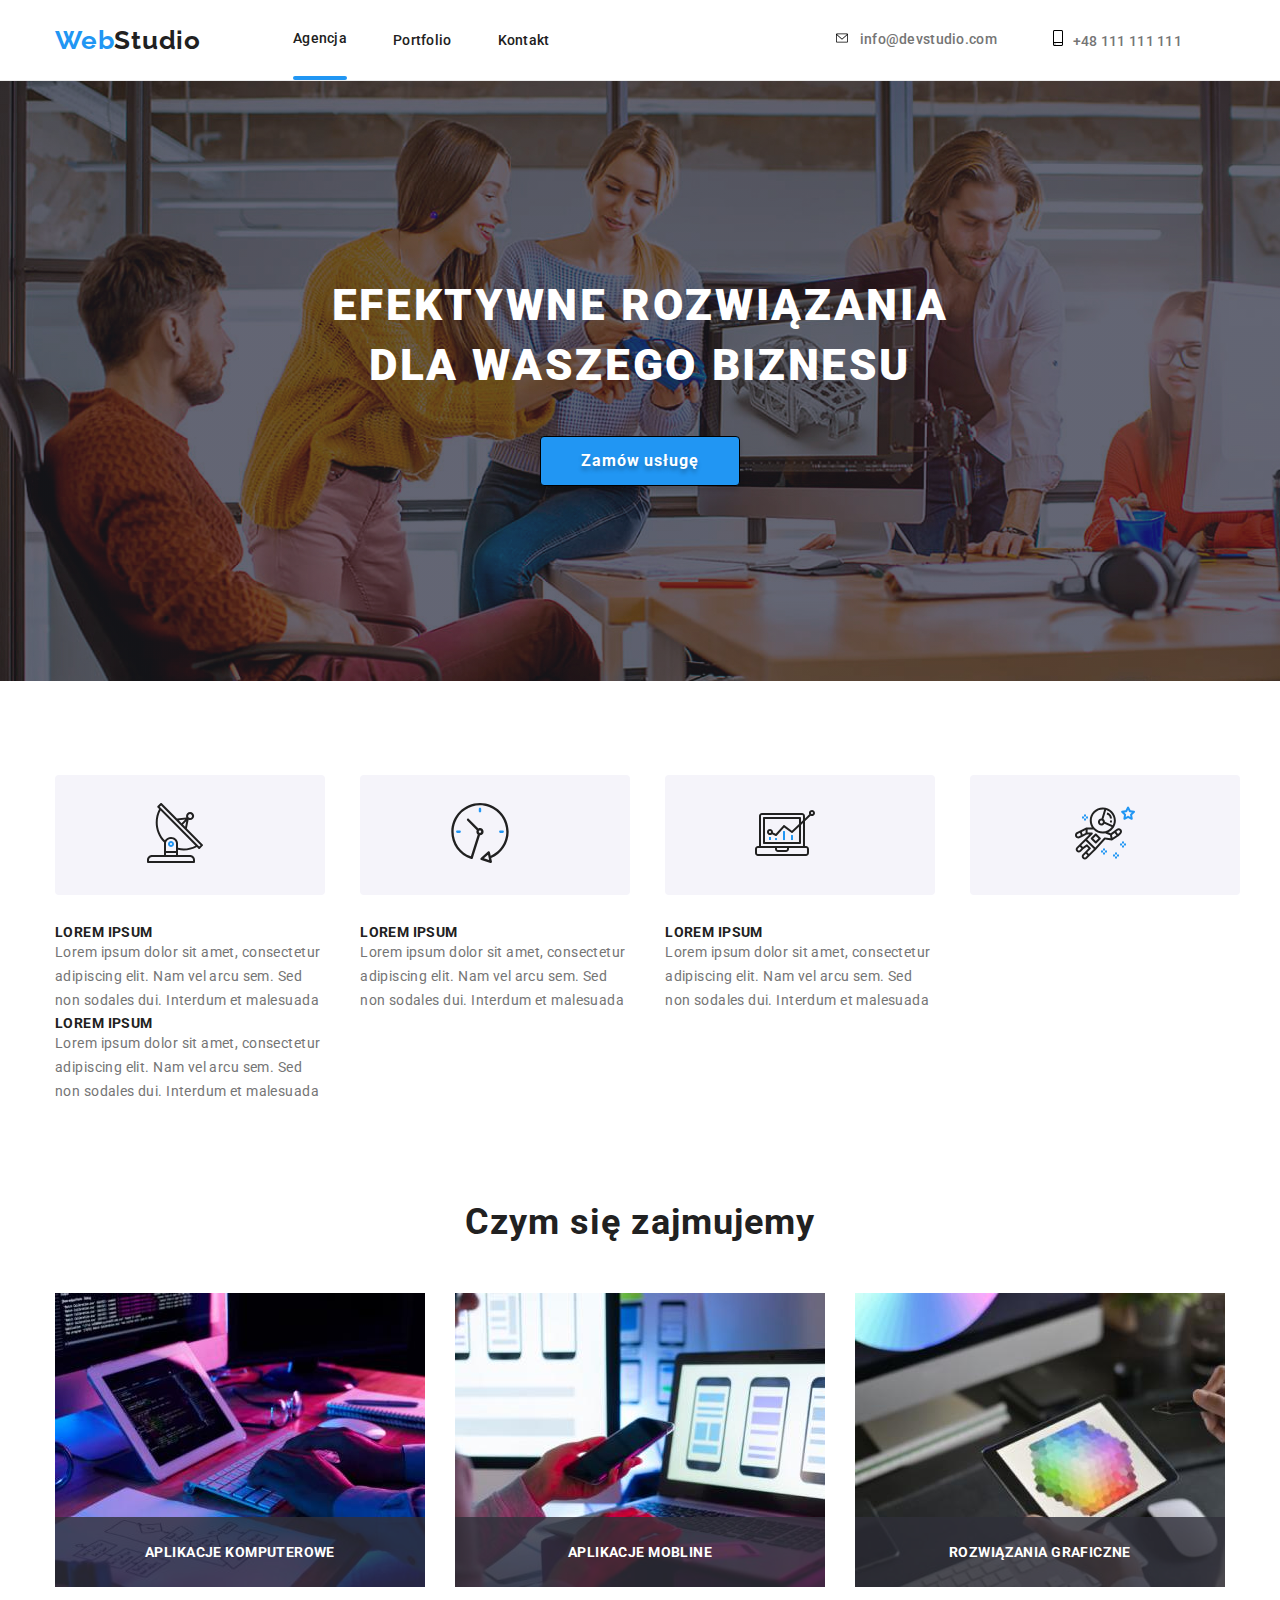
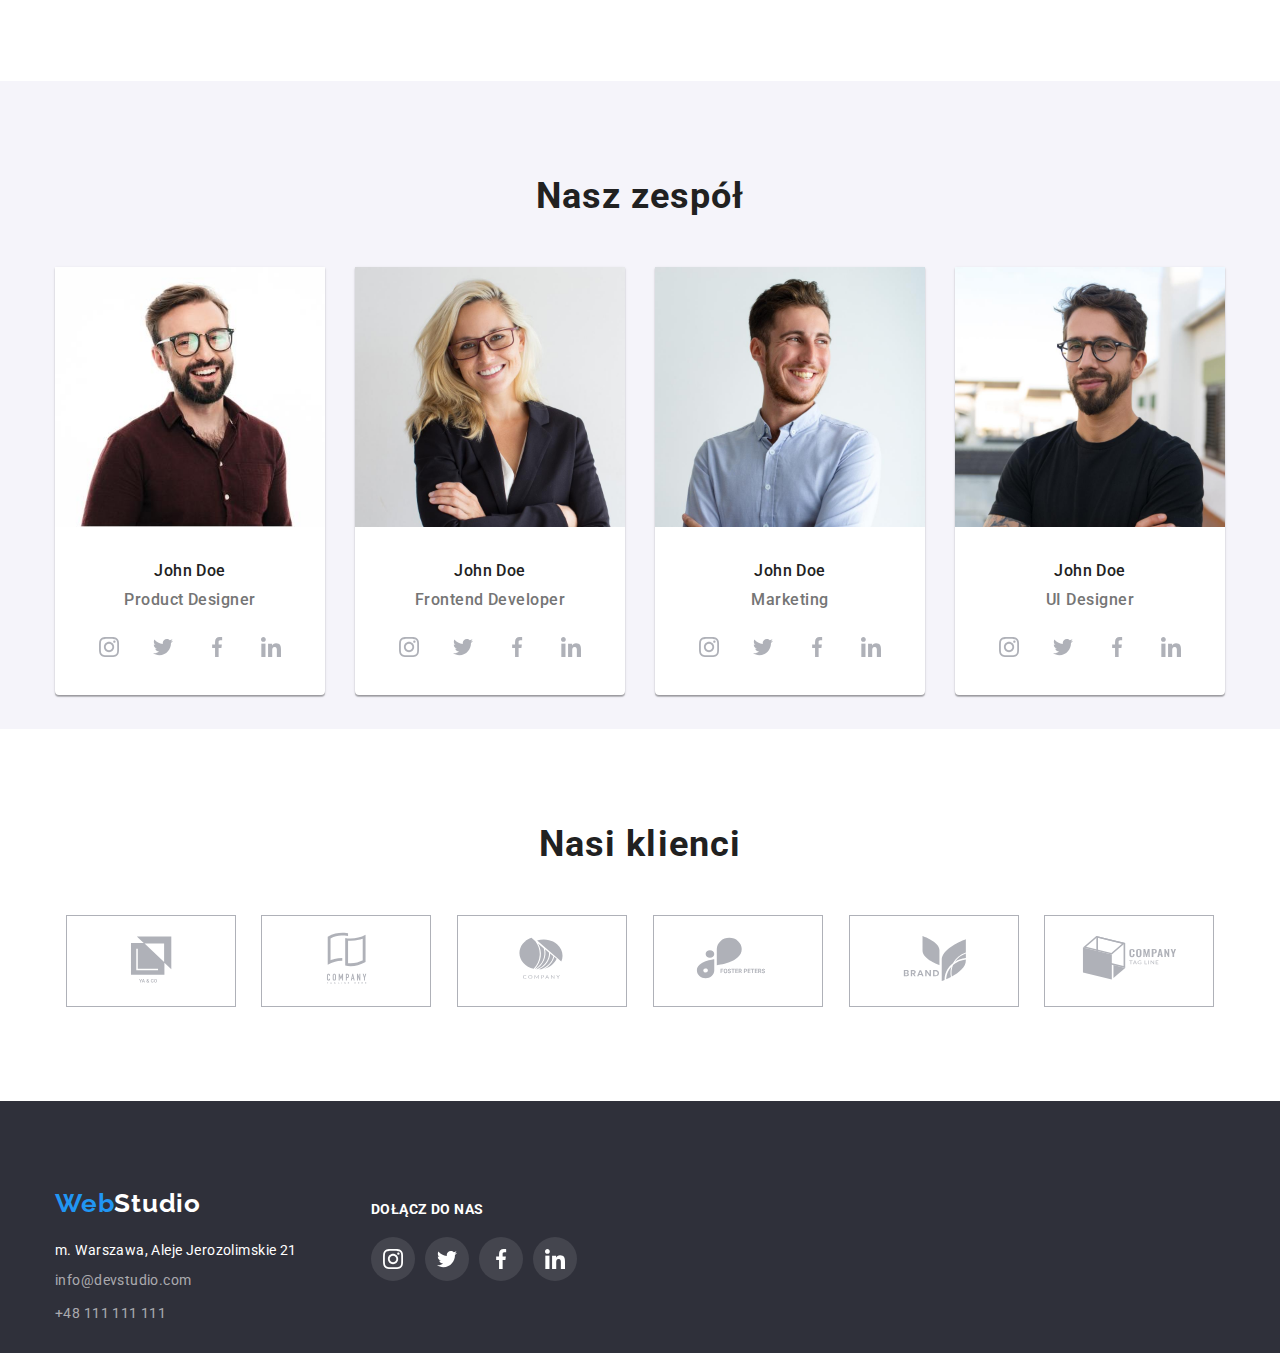
<file: index.html>
<!DOCTYPE html>
<html lang="en">

<head>
  <meta charset="utf-8" />
  <meta name="web studio" content="efektywne rozwiązania dla biznesu" />
  <title>WebStudio</title>
  <link rel="stylesheet" href="css/styles.css" />
  <link rel="stylesheet" href="css/modern-normalize.css" />
  <link href="https://fonts.googleapis.com/css2?family=Raleway:wght@700&family=Roboto:wght@400;500;700;900&display=swap"
    rel="stylesheet" />
</head>

<body>
  <header class="header">
    <div class="container">
      <a href="index.html" rel="noopener noreferrer" class="nav-title" title="Strona Główna">
        Web<span class="header-studio">Studio</span></a>
      <nav>
        <ul class="header-menu">
          <li class="header-menu-item">
            <a href="index.html" class="nav-link nav-border" title="Strona Główna">
              Agencja</a>
          </li>
          <li class="header-menu-item">
            <a href="portfolio.html" class="nav-link" title="Portfolio">Portfolio</a>
          </li>
          <li class="header-menu-item">
            <a href="//kontakt" class="nav-link"> Kontakt</a>
          </li>
        </ul>
      </nav>
      <ul class="header-address">
        <li class="header-address-item">
          <a href="mailto:info@devstudio.com" class="nav-adress">
            <svg class="envelope">
              <use href="Images/sprite.svg#icon-envelope"></use>
            </svg>info@devstudio.com
          </a>
        </li>
        <li class="header-menu-item">
          <a href="tel:+48111111111" class="nav-adress">
            <svg class="phone">
              <use href="Images/sprite.svg#icon-smartphone"></use>
            </svg>+48 111 111 111</a>
        </li>
      </ul>
    </div>
  </header>

  <main>
    <section class="title">
      <div class="container">
        <h1>EFEKTYWNE ROZWIĄZANIA DLA WASZEGO BIZNESU</h1>
        <button type="button" class="button-zamow" data-modal-open>Zamów usługę</button>
      </div>
    </section>
    <section class="lorem">
      <div class="container">
        <ul class="advantages-list">
          <li class="advantages-list-item">
            <a class="advantages-list-item-link" href="#">
              <svg class="advantage-icon">
                <use href="Images/sprite.svg#icon-antenna"></use>
              </svg>
            </a>
          </li>
          <li class="advantages-list-item">
            <a class="advantages-list-item-link" href="#">
              <svg class="advantage-icon">
                <use href="Images/sprite.svg#icon-clock"></use>
              </svg>
            </a>
          </li>
          <li class="advantages-list-item">
            <a class="advantages-list-item-link" href="#">
              <svg class="advantage-icon">
                <use href="Images/sprite.svg#icon-diagram"></use>
              </svg>
            </a>
          </li>
          <li class="advantages-list-item">
            <a class="advantages-list-item-link" href="#">
              <svg class="advantage-icon">
                <use href="Images/sprite.svg#icon-astronaut"></use>
              </svg>
            </a>
          </li>
        </ul>
        <ul class="lorem-list">
          <li class="lorem-title">LOREM IPSUM</li>
          <li class="lorem-text">
            Lorem ipsum dolor sit amet, consectetur adipiscing elit. Nam vel
            arcu sem. Sed non sodales dui. Interdum et malesuada
          </li>
        </ul>
        <ul class="lorem-list">
          <li class="lorem-title">LOREM IPSUM</li>
          <li class="lorem-text">
            Lorem ipsum dolor sit amet, consectetur adipiscing elit. Nam vel
            arcu sem. Sed non sodales dui. Interdum et malesuada
          </li>
        </ul>
        <ul class="lorem-list">
          <li class="lorem-title">LOREM IPSUM</li>
          <li class="lorem-text">
            Lorem ipsum dolor sit amet, consectetur adipiscing elit. Nam vel
            arcu sem. Sed non sodales dui. Interdum et malesuada
          </li>
        </ul>
        <ul class="lorem-list">
          <li class="lorem-title">LOREM IPSUM</li>
          <li class="lorem-text">
            Lorem ipsum dolor sit amet, consectetur adipiscing elit. Nam vel
            arcu sem. Sed non sodales dui. Interdum et malesuada
          </li>
        </ul>
      </div>
    </section>
    <section class="handle">
      <h2>Czym się zajmujemy</h2>
      <ul class="handle-list">
        <li class="handle-list-item">
          <img src="Images/Handle1.jpg" width="370" height="294" alt="biurko zastawione sprzętem elektronicznym" />
          <div class="handle-list-description">APLIKACJE KOMPUTEROWE</div>
        </li>
        <li class="handle-list-item">
          <img src="Images/Handle2.jpg" width="370" height="294" alt="projektowanie aplikacji mobilnych" />
          <div class="handle-list-description">APLIKACJE MOBLINE</div>
        </li>
        <li class="handle-list-item">
          <img src="Images/Handle3.jpg" width="370" height="294" alt="wybieranie palety kolorów" />
          <div class="handle-list-description">ROZWIĄZANIA GRAFICZNE</div>
        </li>
      </ul>

    </section>
    <section class="team team-background">
      <div class="container">
        <h2>Nasz zespół</h2>
        <ul class="team-list">
          <li class="team-list-item">
            <figure class="team-picture">
              <img src="Images/Team1.jpg" width="270" height="260" alt="John Doe Product Designer" />
              <figcaption class="figcaption-main">
                John Doe <span class="job-position">Product Designer</span>
                <ul class="social-links">
                  <li class="social-links-item">
                    <a class="social-links-item-link" href="#">
                      <svg class="social-icon">
                        <use href="Images/sprite.svg#icon-instagram"></use>
                      </svg>
                    </a>
                  </li>
                  <li class="social-links-item">
                    <a class="social-links-item-link" href="#">
                      <svg class="social-icon">
                        <use href="Images/sprite.svg#icon-twitter"></use>
                      </svg>
                    </a>
                  </li>
                  <li class="social-links-item">
                    <a class="social-links-item-link" href="#">
                      <svg class="social-icon">
                        <use href="Images/sprite.svg#icon-facebook"></use>
                      </svg>
                    </a>
                  </li>
                  <li class="social-links-item">
                    <a class="social-links-item-link" href="#">
                      <svg class="social-icon">
                        <use href="Images/sprite.svg#icon-linkedin"></use>
                      </svg>
                    </a>
                  </li>
                </ul>
              </figcaption>
            </figure>
          </li>
          <li class="team-list-item">
            <figure class="team-picture">
              <img src="Images/Team2.jpg" width="270" height="260" alt="John Doe Frontend Developer" />
              <figcaption class="figcaption-main">
                John Doe <span class="job-position">Frontend Developer</span>

                <ul class="social-links">
                  <li class="social-links-item">
                    <a class="social-links-item-link" href="#">
                      <svg class="social-icon">
                        <use href="Images/sprite.svg#icon-instagram"></use>
                      </svg>
                    </a>
                  </li>
                  <li class="social-links-item">
                    <a class="social-links-item-link" href="#">
                      <svg class="social-icon">
                        <use href="Images/sprite.svg#icon-twitter"></use>
                      </svg>
                    </a>
                  </li>
                  <li class="social-links-item">
                    <a class="social-links-item-link" href="#">
                      <svg class="social-icon">
                        <use href="Images/sprite.svg#icon-facebook"></use>
                      </svg>
                    </a>
                  </li>
                  <li class="social-links-item">
                    <a class="social-links-item-link" href="#">
                      <svg class="social-icon">
                        <use href="Images/sprite.svg#icon-linkedin"></use>
                      </svg>
                    </a>
                  </li>
                </ul>
              </figcaption>
            </figure>
          </li>
          <li class="team-list-item">
            <figure class="team-picture">
              <img src="Images/Team3.jpg" width="270" height="260" alt="John Doe Marketing" />
              <figcaption class="figcaption-main">
                John Doe <span class="job-position">Marketing</span>
                <ul class="social-links">
                  <li class="social-links-item">
                    <a class="social-links-item-link" href="#">
                      <svg class="social-icon">
                        <use href="Images/sprite.svg#icon-instagram"></use>
                      </svg>
                    </a>
                  </li>
                  <li class="social-links-item">
                    <a class="social-links-item-link" href="#">
                      <svg class="social-icon">
                        <use href="Images/sprite.svg#icon-twitter"></use>
                      </svg>
                    </a>
                  </li>
                  <li class="social-links-item">
                    <a class="social-links-item-link" href="#">
                      <svg class="social-icon">
                        <use href="Images/sprite.svg#icon-facebook"></use>
                      </svg>
                    </a>
                  </li>
                  <li class="social-links-item">
                    <a class="social-links-item-link" href="#">
                      <svg class="social-icon">
                        <use href="Images/sprite.svg#icon-linkedin"></use>
                      </svg>
                    </a>
                  </li>
                </ul>
              </figcaption>
            </figure>
          </li>
          <li class="team-list-item">
            <figure class="team-picture">
              <img src="Images/Team4.jpg" width="270" height="260" alt="John Doe UI Designer" />
              <figcaption class="figcaption-main">
                John Doe <span class="job-position">UI Designer</span>
                <ul class="social-links">
                  <li class="social-links-item">
                    <a class="social-links-item-link" href="#">
                      <svg class="social-icon">
                        <use href="Images/sprite.svg#icon-instagram"></use>
                      </svg>
                    </a>
                  </li>
                  <li class="social-links-item">
                    <a class="social-links-item-link" href="#">
                      <svg class="social-icon">
                        <use href="Images/sprite.svg#icon-twitter"></use>
                      </svg>
                    </a>
                  </li>
                  <li class="social-links-item">
                    <a class="social-links-item-link" href="#">
                      <svg class="social-icon">
                        <use href="Images/sprite.svg#icon-facebook"></use>
                      </svg>
                    </a>
                  </li>
                  <li class="social-links-item">
                    <a class="social-links-item-link" href="#">
                      <svg class="social-icon">
                        <use href="Images/sprite.svg#icon-linkedin"></use>
                      </svg>
                    </a>
                  </li>
                </ul>
              </figcaption>
            </figure>
          </li>
        </ul>
      </div>
    </section>
    <section class="clients">
      <h2>Nasi klienci</h2>
      <div class="container">
        <ul class="clients-list">
          <li class="clients-list-item">
            <a class="clients-list-item-link" href="#">
              <svg class="client-icon">
                <use href="Images/sprite.svg#icon-Logo1"></use>
              </svg>
            </a>
          </li>
          <li class="clients-list-item">
            <a class="clients-list-item-link" href="#">
              <svg class="client-icon">
                <use href="Images/sprite.svg#icon-Logo2"></use>
              </svg>
            </a>
          </li>
          <li class="clients-list-item">
            <a class="clients-list-item-link" href="#">
              <svg class="client-icon">
                <use href="Images/sprite.svg#icon-Logo3"></use>
              </svg>
            </a>
          </li>
          <li class="clients-list-item">
            <a class="clients-list-item-link" href="#">
              <svg class="client-icon">
                <use href="Images/sprite.svg#icon-Logo4"></use>
              </svg>
            </a>
          </li>

          <li class="clients-list-item">
            <a class="clients-list-item-link" href="#">
              <svg class="client-icon">
                <use href="Images/sprite.svg#icon-Logo5"></use>
              </svg>
            </a>
          </li>

          <li class="clients-list-item">
            <a class="clients-list-item-link" href="#">
              <svg class="client-icon">
                <use href="Images/sprite.svg#icon-Logo6"></use>
              </svg>
            </a>
          </li>
        </ul>
      </div>
    </section>
  </main>

  <footer class="footer">
    <div class="container">
      <div>
        <ul class="footer-list">
          <li class="footer-first">
            <a href="..//index.html" rel="noopener noreferrer" class="footer-main" title="Strona Główna">
              Web<span class="footer-studio">Studio</span></a>
          </li>

          <li class="footer-adress">m. Warszawa, Aleje Jerozolimskie 21</li>
          <li class="footer-contact">
            <a href="mailto:info@example.com" class="footer-mail-tel">info@devstudio.com
            </a>
          </li>
          <li>
            <a href="tel:+48111111111" class="footer-mail-tel">+48 111 111 111</a>
          </li>
        </ul>
      </div>
      <div class="join-us">
        <p class="join-us-text">DOŁĄCZ DO NAS</p>
        <ul class="join-us-media">
          <li class="join-us-media-item">
            <a class="join-us-media-item-link" href="#">
              <svg class="social-icon">
                <use href="Images/sprite.svg#icon-instagram"></use>
              </svg>
            </a>
          </li>
          <li class="join-us-media-item">
            <a class="join-us-media-item-link" href="#">
              <svg class="social-icon">
                <use href="Images/sprite.svg#icon-twitter"></use>
              </svg>
            </a>
          </li>
          <li class="join-us-media-item">
            <a class="join-us-media-item-link" href="#">
              <svg class="social-icon">
                <use href="Images/sprite.svg#icon-facebook"></use>
              </svg>
            </a>
          </li>
          <li class="join-us-media-item">
            <a class="join-us-media-item-link" href="#">
              <svg class="social-icon">
                <use href="Images/sprite.svg#icon-linkedin"></use>
              </svg>
            </a>
          </li>
        </ul>
      </div>
    </div>
  </footer>

  <div class="backdrop is-hidden" data-modal>
    <div class="modal">
      <svg class="close-btn" data-modal-close>
        <use href="Images/sprite.svg#icon-close"></use>
      </svg>
    </div>
  </div>
  <script src="JS/modal.js"></script>
</body>

</html>
</file>
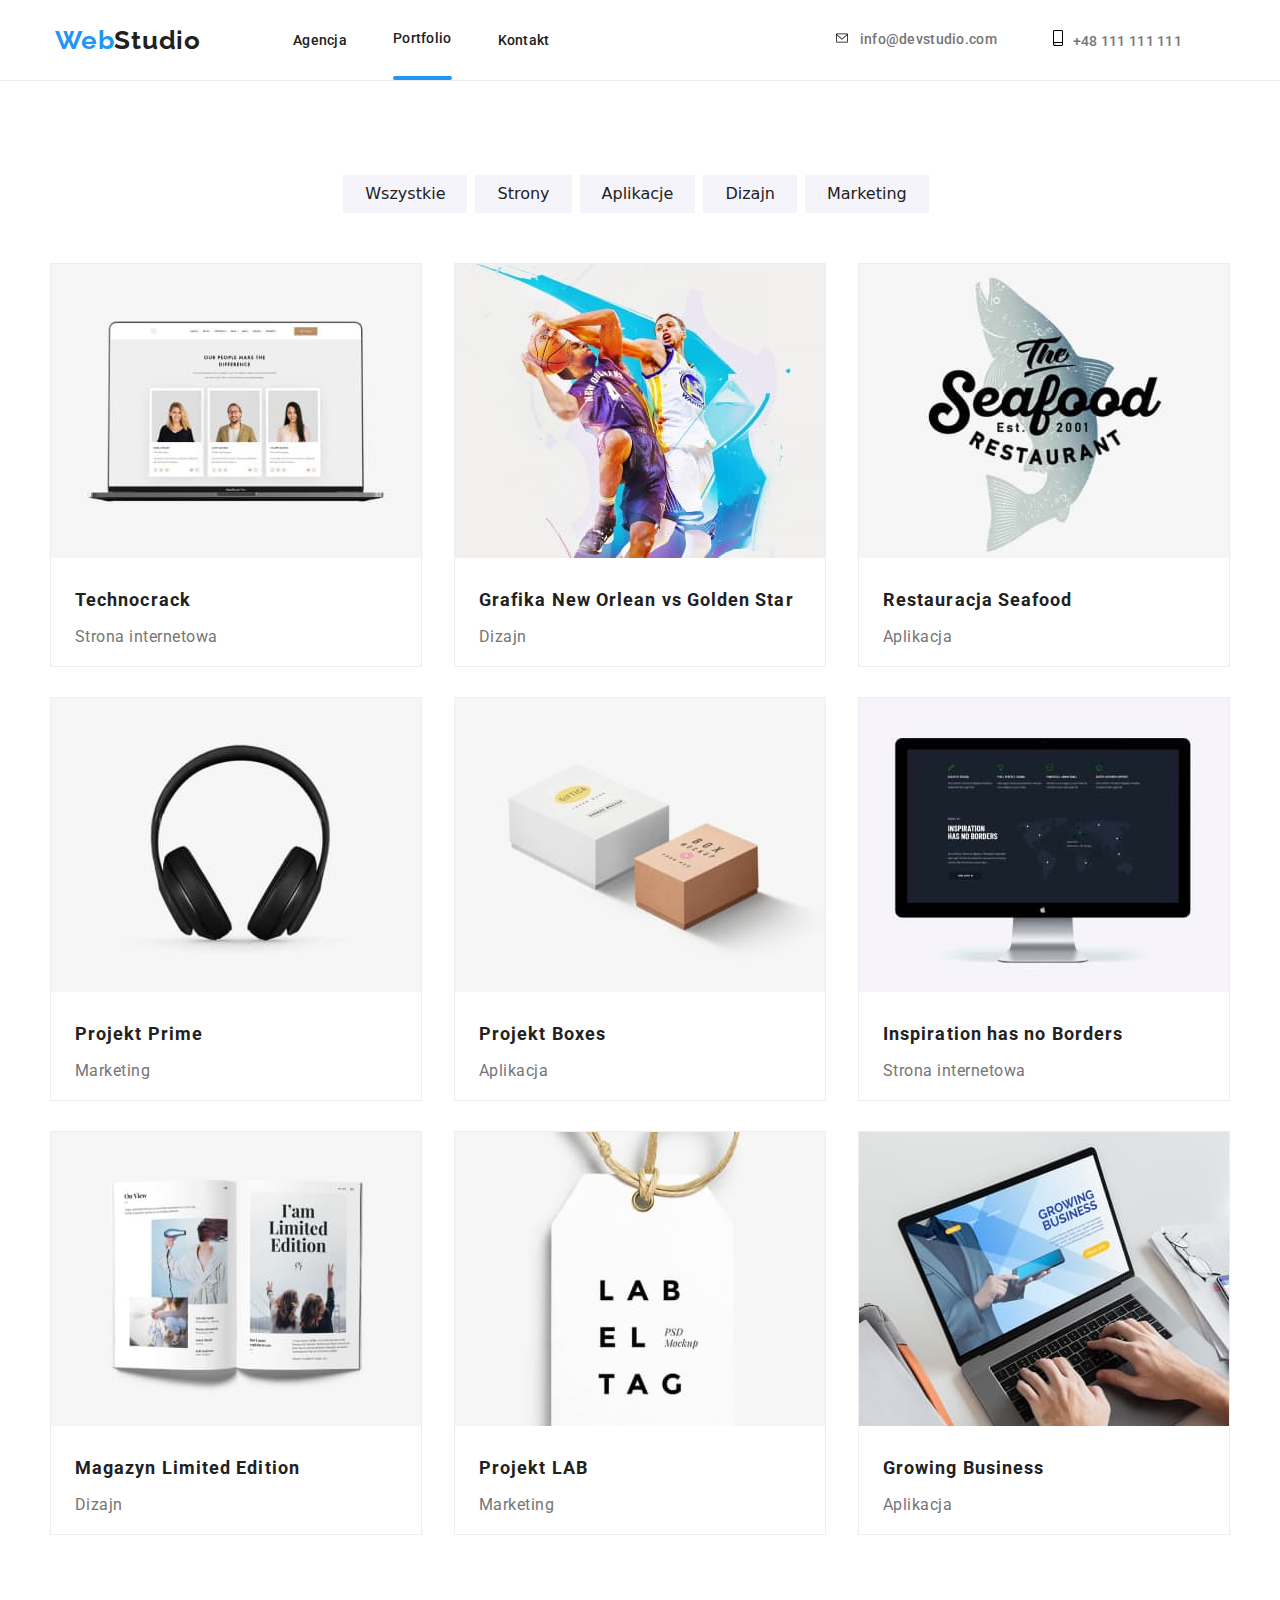
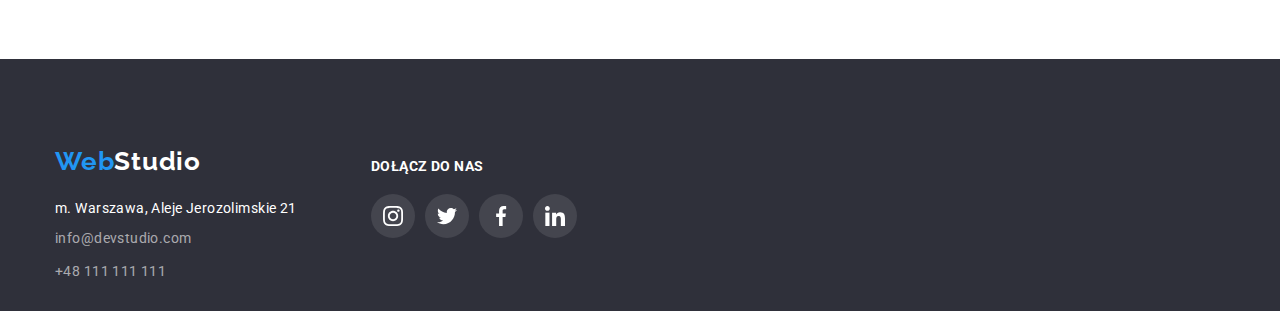
<file: portfolio.html>
<!DOCTYPE html>
<html lang="en">

<head>
  <meta charset="utf-8" />
  <meta name="web studio" content="efektywne rozwiązania dla biznesu" />
  <title>WebStudio</title>
  <link rel="stylesheet" href=".//css/styles.css" />
  <link rel="stylesheet" href="css/modern-normalize.css" />
  <link href="https://fonts.googleapis.com/css2?family=Raleway:wght@700&family=Roboto:wght@400;500;700;900&display=swap"
    rel="stylesheet" />
</head>
<header class="header">
  <div class="container">
    <a href="index.html" rel="noopener noreferrer" class="nav-title" title="Strona Główna">
      Web<span class="header-studio">Studio</span></a>
    <nav>
      <ul class="header-menu">
        <li class="header-menu-item">
          <a href="index.html" class="nav-link" title="Strona Główna">
            Agencja</a>
        </li>
        <li class="header-menu-item">
          <a href="portfolio.html" class="nav-link nav-border" title="Portfolio">Portfolio</a>
        </li>
        <li class="header-menu-item">
          <a href="//kontakt" class="nav-link"> Kontakt</a>
        </li>
      </ul>
    </nav>
    <ul class="header-address">
      <li class="header-address-item">
        <a href="mailto:info@devstudio.com" class="nav-adress">
          <svg class="envelope">
            <use href="Images/sprite.svg#icon-envelope"></use>
          </svg>info@devstudio.com
        </a>
      </li>
      <li class="header-menu-item">
        <a href="tel:+48111111111" class="nav-adress">
          <svg class="phone">
            <use href="Images/sprite.svg#icon-smartphone"></use>
          </svg>+48 111 111 111</a>
      </li>
    </ul>
  </div>
</header>

<main>
  <section class="portfolio">
    <div class="container">
      <ul class="buttons-portfolio-list">
        <li class="buttons-portfolio-item">
          <button type="button" class="button-filter">Wszystkie</button>
        </li>
        <li class="buttons-portfolio-item"><button type="button" class="button-filter">Strony</button></li>
        <li class="buttons-portfolio-item">
          <button type="button" class="button-filter">Aplikacje</button>
        </li>
        <li class="buttons-portfolio-item"><button type="button" class="button-filter">Dizajn</button></li>
        <li class="buttons-portfolio-item">
          <button type="button" class="button-filter">Marketing</button>
        </li>
      </ul>

      <ul class="portfolio-example">
        <li class="portfolio-item">
          <figure class="portfolio-example-item">
            <img class="portfolio-overlay" src="Images/Portfolio1.jpg" width="370" height="294"
              alt="Zrzut strony głównej strony internetowej" />
            <div class="portfolio-example-description">Technocrack jest popularną platformą wykorzystywaną do
              rozpowszechniania koronawirusa. Firmy wykorzystują tę platformę
              do celów szpiegowskich i ataków na niezabezpieczone serwery konkurencji</div>
            <figcaption class="figcaption-portfolio">
              Technocrack
              <span class="portfolio-type">Strona internetowa</span>
            </figcaption>
          </figure>
        </li>
        <li class="portfolio-item">
          <figure class="portfolio-example-item">
            <img src="Images/Portfolio2.jpg" width="370" height="294" alt="Grafika przedstawiająca koszykarzy" />
            <div class="portfolio-example-description">Technocrack jest popularną platformą wykorzystywaną do
              rozpowszechniania koronawirusa. Firmy wykorzystują tę platformę
              do celów szpiegowskich i ataków na niezabezpieczone serwery konkurencji</div>
            <figcaption class="figcaption-portfolio">
              Grafika New Orlean vs Golden Star
              <span class="portfolio-type">Dizajn</span>
            </figcaption>
          </figure>
        </li>
        <li class="portfolio-item">
          <figure class="portfolio-example-item">
            <img src="Images/Portfolio3.jpg" width="370" height="294" alt="Logo restauracji SeaFood" />
            <div class="portfolio-example-description">Technocrack jest popularną platformą wykorzystywaną do
              rozpowszechniania koronawirusa. Firmy wykorzystują tę platformę
              do celów szpiegowskich i ataków na niezabezpieczone serwery konkurencji</div>
            <figcaption class="figcaption-portfolio">
              Restauracja Seafood
              <span class="portfolio-type">Aplikacja</span>
            </figcaption>
          </figure>
        </li>
        <li class="portfolio-item">
          <figure class="portfolio-example-item">
            <img src="Images/Portfolio4.jpg" width="370" height="294" alt="Zdjęcie Słuchawek" />
            <div class="portfolio-example-description">Technocrack jest popularną platformą wykorzystywaną do
              rozpowszechniania koronawirusa. Firmy wykorzystują tę platformę
              do celów szpiegowskich i ataków na niezabezpieczone serwery konkurencji</div>
            <figcaption class="figcaption-portfolio">
              Projekt Prime <span class="portfolio-type">Marketing</span>
            </figcaption>
          </figure>
        </li>
        <li class="portfolio-item">
          <figure class="portfolio-example-item">
            <img src="Images/Portfolio5.jpg" width="370" height="294" alt="Zdjęcie kartonowych pudełek" />
            <div class="portfolio-example-description">Technocrack jest popularną platformą wykorzystywaną do
              rozpowszechniania koronawirusa. Firmy wykorzystują tę platformę
              do celów szpiegowskich i ataków na niezabezpieczone serwery konkurencji</div>
            <figcaption class="figcaption-portfolio">
              Projekt Boxes <span class="portfolio-type">Aplikacja</span>
            </figcaption>
          </figure>
        </li>
        <li class="portfolio-item">
          <figure class="portfolio-example-item">
            <img src="Images/Portfolio6.jpg" width="370" height="294" alt="Monitor z obrazem strony internetowej" />
            <div class="portfolio-example-description">Technocrack jest popularną platformą wykorzystywaną do
              rozpowszechniania koronawirusa. Firmy wykorzystują tę platformę
              do celów szpiegowskich i ataków na niezabezpieczone serwery konkurencji</div>
            <figcaption class="figcaption-portfolio">
              Inspiration has no Borders
              <span class="portfolio-type">Strona internetowa</span>
            </figcaption>
          </figure>
        </li>
        <li class="portfolio-item">
          <figure class="portfolio-example-item">
            <img src="Images/Portfolio7.jpg" width="370" height="294" alt="Otwarty magazyn limited edition" />
            <div class="portfolio-example-description">Technocrack jest popularną platformą wykorzystywaną do
              rozpowszechniania koronawirusa. Firmy wykorzystują tę platformę
              do celów szpiegowskich i ataków na niezabezpieczone serwery konkurencji</div>
            <figcaption class="figcaption-portfolio">
              Magazyn Limited Edition
              <span class="portfolio-type">Dizajn</span>
            </figcaption>
          </figure>
        </li>
        <li class="portfolio-item">
          <figure class="portfolio-example-item">
            <img src="Images/Portfolio8.jpg" width="370" height="294" alt="Etykieta z napisem LABEL TAG" />
            <div class="portfolio-example-description">Technocrack jest popularną platformą wykorzystywaną do
              rozpowszechniania koronawirusa. Firmy wykorzystują tę platformę
              do celów szpiegowskich i ataków na niezabezpieczone serwery konkurencji</div>
            <figcaption class="figcaption-portfolio">
              Projekt LAB <span class="portfolio-type">Marketing</span>
            </figcaption>
          </figure>
        </li>
        <li class="portfolio-item">
          <figure class="portfolio-example-item">
            <img src="Images/Portfolio9.jpg" width="370" height="294" alt="Osoba pisząca na laptopie" />
            <div class="portfolio-example-description">Technocrack jest popularną platformą wykorzystywaną do
              rozpowszechniania koronawirusa. Firmy wykorzystują tę platformę
              do celów szpiegowskich i ataków na niezabezpieczone serwery konkurencji</div>
            <figcaption class="figcaption-portfolio">
              Growing Business <span class="portfolio-type">Aplikacja</span>
            </figcaption>
          </figure>
        </li>
      </ul>
    </div>
  </section>
</main>

<footer class="footer">
  <div class="container">
    <div>
      <ul class="footer-list">
        <li class="footer-first">
          <a href="..//index.html" rel="noopener noreferrer" class="footer-main" title="Strona Główna">
            Web<span class="footer-studio">Studio</span></a>
        </li>

        <li class="footer-adress">m. Warszawa, Aleje Jerozolimskie 21</li>
        <li class="footer-contact">
          <a href="mailto:info@example.com" class="footer-mail-tel">info@devstudio.com
          </a>
        </li>
        <li>
          <a href="tel:+48111111111" class="footer-mail-tel">+48 111 111 111</a>
        </li>
      </ul>
    </div>
    <div class="join-us">
      <p class="join-us-text">DOŁĄCZ DO NAS</p>
      <ul class="join-us-media">
        <li class="join-us-media-item">
          <a class="join-us-media-item-link" href="#">
            <svg class="social-icon">
              <use href="Images/sprite.svg#icon-instagram"></use>
            </svg>
          </a>
        </li>
        <li class="join-us-media-item">
          <a class="join-us-media-item-link" href="#">
            <svg class="social-icon">
              <use href="Images/sprite.svg#icon-twitter"></use>
            </svg>
          </a>
        </li>
        <li class="join-us-media-item">
          <a class="join-us-media-item-link" href="#">
            <svg class="social-icon">
              <use href="Images/sprite.svg#icon-facebook"></use>
            </svg>
          </a>
        </li>
        <li class="join-us-media-item">
          <a class="join-us-media-item-link" href="#">
            <svg class="social-icon">
              <use href="Images/sprite.svg#icon-linkedin"></use>
            </svg>
          </a>
        </li>
      </ul>
    </div>
  </div>
</footer>
</body>

</html>
</file>
<file: css/styles.css>
:root {
  --brand-color: #2196f3;
  --main-font-color: #212121;
}
body {
  font-family: "Roboto", sans-serif;
  color: #212121;
}

ul {
  list-style: none;
  padding: 0px;
  margin: 0px;
}
.container {
  width: 1200px;
  margin: 0 auto;
}
/*===============HEADER====================*/
.header {
  border-bottom: 1px solid #ececec;
  min-width: 1200px;
}
.header .container {
  height: 80px;
  display: flex;
  align-items: center;
  padding-left: 15px;
  padding-right: 12px;
}

.header-studio {
  color: var(--main-font-color);
}
.nav-title {
  width: 145px;
  font-family: "Raleway";
  font-style: normal;
  font-weight: 700;
  font-size: 26px;
  line-height: 1.19;
  letter-spacing: 0.03em;
  text-decoration: none;
  color: var(--brand-color);
}
.nav-link {
  text-decoration: none;
  width: 53px;
  height: 16px;
  font-family: "Roboto";
  font-style: normal;
  font-weight: 500;
  font-size: 14px;
  line-height: 1.19;
  letter-spacing: 0.02em;
  color: var(--main-font-color);
  transition: 250ms cubic-bezier(0.4, 0, 0.2, 1);
  transition-property: color, fill, transform, opacity, visibility;
}
.nav-border::after {
  content: "";
  display: block;
  position: relative;
  border-top: 4px solid var(--brand-color);
  border-radius: 2px;
  top: 29px;
}

.header-menu {
  display: flex;
  align-items: center;
  margin-left: 93px;
}
.nav-link:hover {
  color: var(--brand-color);
  fill: var(--brand-color);
}
.header-menu-item:not(:last-child) {
  margin-right: 46px;
}
.header-address {
  display: flex;
  margin-left: auto;
}

.nav-adress {
  color: #757575;
  text-decoration: none;
  width: 135px;
  height: 16px;
  font-family: "Roboto";
  font-style: normal;
  font-weight: 500;
  font-size: 14px;
  line-height: 16px;
  letter-spacing: 0.02em;
  margin-left: 10px;
  margin-right: 46px;
  transition: 250ms cubic-bezier(0.4, 0, 0.2, 1);
  transition-property: color, fill, transform, opacity, visibility;
}

.nav-adress:hover {
  fill: var(--brand-color);
  color: var(--brand-color);
}
.envelope {
  width: 16px;
  height: 12px;
  margin-right: 10px;
}

.phone {
  width: 10px;
  height: 16px;
  margin-right: 10px;
}

/*=====================FOOTER===================*/
.footer {
  min-width: 1200px;
  background: #2f303a;
}
.footer > .container {
  display: flex;
  align-items: center;
}
.footer-main {
  width: 145px;
  font-family: "Raleway";
  font-style: normal;
  font-weight: 700;
  margin-top: 50px;
  font-size: 26px;
  line-height: 1.19;
  letter-spacing: 0.03em;
  text-decoration: none;
  color: var(--brand-color);
}
.footer-studio {
  color: #ffffff;
}

.footer-adress {
  color: #ffffff;
}

.footer-mail-tel {
  color: rgba(255, 255, 255, 0.6);
  text-decoration: none;
  width: 231px;
  height: 21px;
  font-family: "Roboto";
  font-style: normal;
  font-weight: 400;
  font-size: 14px;
  line-height: 1.71;
  letter-spacing: 0.03em;
  transition: 250ms cubic-bezier(0.4, 0, 0.2, 1);
  transition-property: color, transform, opacity, visibility;
}
.footer-mail-tel:hover {
  color: var(--brand-color);
}

.footer-adress {
  width: 246px;
  height: 21px;
  font-family: "Roboto";
  font-style: normal;
  font-weight: 400;
  font-size: 14px;
  line-height: 1.71;
  letter-spacing: 0.03em;
  color: #ffffff;
}
.footer .container {
  height: 252px;
  padding-left: 15px;
  padding-top: 60px;
}

.footer-first {
  padding-bottom: 20px;
}
.footer-contact {
  padding-bottom: 9px;
  padding-top: 9px;
}

.join-us {
  margin-left: 70px;
  margin-bottom: 33px;
}
.join-us-text {
  width: 113px;
  height: 16px;
  font-family: "Roboto";
  font-style: normal;
  font-weight: 700;
  font-size: 14px;
  line-height: 16px;
  letter-spacing: 0.03em;
  text-transform: uppercase;
  color: #ffffff;
  margin: 0px;
}

.join-us-media {
  display: flex;
  align-items: center;
  justify-content: center;
  margin-top: 20px;
}
.join-us-media-item-link {
  display: flex;
  align-items: center;
  justify-content: center;
  width: 44px;
  height: 44px;
  border-radius: 50%;
  background-color: rgba(255, 255, 255, 0.1);
  fill: #fff;
  transition: 250ms cubic-bezier(0.4, 0, 0.2, 1);
  transition-property: background-color, transform, opacity, visibility;
}
.join-us-media-item:not(:last-child) {
  padding-right: 10px;
}
.join-us-media-item-link:hover {
  background-color: var(--brand-color);
}
/*================BUTTONS===============*/
.button-zamow {
  width: 200px;
  height: 50px;
  background: var(--brand-color);
  box-shadow: 0px 4px 4px rgba(0, 0, 0, 0.15);
  border-radius: 4px;
  font-family: "Roboto";
  font-style: normal;
  font-weight: 700;
  font-size: 16px;
  line-height: 1.88;
  text-align: center;
  letter-spacing: 0.06em;
  color: #ffffff;
  cursor: pointer;
  margin-top: 40px;
  stroke: black;
  border: 1px solid rgba(0, 0, 0, 1);
  text-shadow: 0px 4px 4px rgba(0, 0, 0, 0.25);
}

.button-filter {
  background-color: #f5f4fa;
  color: var(--main-font-color);
  font-size: 16px;
  font-weight: 500;
  border: none;
  padding: 6px 22px 6px 22px;
  text-align: center;
  cursor: pointer;
  background: #f5f4fa;
  line-height: 1.6;
  transition: 250ms cubic-bezier(0.4, 0, 0.2, 1);
  transition-property: background-color, color, background, box-shadow,
    border-radius, transform, opacity, visibility;
}
.buttons-portfolio-list {
  display: flex;
  justify-content: center;
  padding-top: 94px;
  padding-bottom: 50px;
}
.buttons-portfolio-item {
  padding-right: 8px;
}
.button-filter:hover,
.button-filter:focus {
  background-color: var(--brand-color);
  color: #ffffff;
  background: var(--brand-color);
  box-shadow: 0px 3px 1px rgba(0, 0, 0, 0.1), 0px 1px 2px rgba(0, 0, 0, 0.08),
    0px 2px 2px rgba(0, 0, 0, 0.12);
  border-radius: 4px;
}
.close-btn {
  position: absolute;
  width: 30px;
  height: 30px;
  top: 8px;
  right: 8px;
  border: 1px solid rgba(0, 0, 0, 0.1);
  border-radius: 50%;
  padding: 9px;
  cursor: pointer;
}

/*==================MODAL=====================*/
.backdrop {
  position: fixed;
  width: 100%;
  height: 100%;
  top: 0;
  left: 0;
  background-color: rgba(0, 0, 0, 0.5);
  transition: 250ms cubic-bezier(0.4, 0, 0.2, 1);
  transition-property: transform, visibility, opacity;
}

.modal {
  position: absolute;
  width: 528px;
  height: 581px;
  background: #ffffff;
  box-shadow: 0px 1px 3px rgba(0, 0, 0, 0.12), 0px 1px 1px rgba(0, 0, 0, 0.14),
    0px 2px 1px rgba(0, 0, 0, 0.2);
  border-radius: 4px;
  top: 50%;
  left: 50%;
  transform: translate(-50%, -50%);
  transition: 250ms cubic-bezier(0.4, 0, 0.2, 1);
}
.is-hidden {
  opacity: 0;
  visibility: hidden;
  pointer-events: none;
}
.is-hidden .modal {
  transform: translate(100%);
}

/*=================TITLE PAGE===================*/
.title {
  background-color: #2f303a;
  background-image: linear-gradient(
      rgba(47, 48, 58, 0.4),
      rgba(47, 48, 58, 0.4)
    ),
    url("../Images/Background-team.jpg");
  background-repeat: no-repeat;
  background-size: cover;
  max-width: 1600px;
  margin: 0 auto;
}
.title .container {
  height: 600px;
  display: flex;
  flex-direction: column;
  align-items: center;
  justify-content: center;
}
h1 {
  font-family: "Roboto";
  font-style: normal;
  font-weight: 900;
  font-size: 44px;
  line-height: 1.36;
  letter-spacing: 0.06em;
  text-transform: uppercase;
  text-align: center;
  color: #ffffff;
  width: 696px;
  height: 120px;
  display: flex;
  margin: 0px;
}
/*=================LOREM SECTION================*/
.lorem .container {
  display: block;
  padding-left: 15px;
}
.lorem-list {
  display: inline-block;
  justify-content: center;
  align-items: center;
}
.lorem-title {
  width: 270px;
  height: 16px;
  font-family: "Roboto";
  font-style: normal;
  font-weight: 700;
  font-size: 14px;
  line-height: 1.14;
  letter-spacing: 0.03em;
  text-transform: uppercase;
  color: var(--main-font-color);
  justify-content: center;
  align-items: center;
}

.lorem-text {
  width: 270px;
  height: 75px;
  font-family: "Roboto";
  font-style: normal;
  font-weight: 400;
  font-size: 14px;
  line-height: 1.71;
  letter-spacing: 0.03em;
  color: #757575;
  justify-content: center;
  align-items: center;
}
.lorem-list:not(:last-child) {
  padding-right: 30px;
}
.advantages-list {
  display: flex;
  justify-content: space-between;
  align-items: center;
  padding-bottom: 30px;
  padding-top: 94px;
}
.advantages-list-item:not(:last-child) {
  padding-right: 30px;
}
.advantages-list-item {
  width: 270px;
  height: 120px;
  display: flex;
  justify-content: space-evenly;
  align-items: center;
  background: #f5f4fa;
  border-radius: 4px;
}
.advantage-icon {
  width: 60px;
  height: 60px;
}
/*=====================HANDLE SECTION==================*/
h2 {
  font-family: "Roboto";
  font-style: normal;
  font-weight: 700;
  font-size: 36px;
  line-height: 42px;
  text-align: center;
  letter-spacing: 0.03em;
  color: var(--main-font-color);
  padding-top: 94px;
  padding-bottom: 50px;
  margin: 0px;
}
.handle .container {
  display: flex;
}
.handle-list {
  display: flex;
  justify-content: center;
}
.handle-list-item {
  padding: 0px 15px;
  display: flex;
  justify-content: space-between;
}

.handle-list-description {
  position: absolute;
  width: 370px;
  height: 70px;
  background: rgba(47, 48, 58, 0.8);
  font-family: Roboto;
  font-style: normal;
  font-weight: 700;
  font-size: 14px;
  line-height: 16px;
  text-align: center;
  letter-spacing: 0.03em;
  text-transform: uppercase;
  color: #ffffff;
  margin-top: 224px;
  display: flex;
  align-items: center;
  justify-content: center;
}
/*===============TEAM SECTION=================*/

.team {
  background: #f5f4fa;
  margin-top: 94px;
}
.team .team-background {
  max-width: 1600px;
  margin: 0 auto;
}
.team .container {
  height: 648px;
}

.team-picture {
  margin: 0px;
  justify-content: center;
  align-items: center;
}
.team-list {
  display: flex;
  justify-content: space-between;
  padding: 0px 15px;
}
.team-list-item {
  align-items: center;
  height: 428px;
  background: #ffffff;
  box-shadow: 0px 1px 3px rgba(0, 0, 0, 0.12), 0px 1px 1px rgba(0, 0, 0, 0.14),
    0px 2px 1px rgba(0, 0, 0, 0.2);
  border-radius: 0px 0px 4px 4px;
}
.figcaption-main {
  font-family: "Roboto";
  font-style: normal;
  font-weight: 500;
  font-size: 16px;
  line-height: 1.19;
  text-align: center;
  letter-spacing: 0.03em;
  color: var(--main-font-color);

  padding-top: 30px;
}
.job-position {
  color: #757575;
  display: flex;
  justify-content: center;
  padding-top: 10px;
}
/*==================PORTFOLIO=======================*/
.figcaption-portfolio {
  height: 110px;
  font-family: "Roboto";
  font-style: normal;
  font-weight: 700;
  font-size: 18px;
  line-height: 2;
  text-align: left;
  letter-spacing: 0.06em;
  padding-top: 20px;
  color: var(--main-font-color);
  padding-left: 24px;
  position: absolute;
  background-color: #ffffff;
  width: 370px;
  height: 110px;
  overflow: hidden;
}

.portfolio-type {
  font-family: "Roboto";
  font-style: normal;
  font-weight: 400;
  font-size: 16px;
  line-height: 1.88;
  letter-spacing: 0.03em;
  color: #757575;
  display: flex;
  justify-content: left;
  padding-top: 4px;
  padding-bottom: 20px;
  overflow: hidden;
}
.portfolio-item {
  margin-left: 10px;
  margin-right: 10px;
  position: relative;
  height: 404px;
  border: 1px solid #eeeeee;
  margin-bottom: 30px;
  overflow: hidden;
  transition: 250ms cubic-bezier(0.4, 0, 0.2, 1);
  transition-property: border, box-shadow, transform, opacity, visibility;
}
.portfolio-item:hover {
  border: 1px solid #eeeeee;
  box-shadow: 0px 1px 1px rgba(0, 0, 0, 0.12), 0px 4px 4px rgba(0, 0, 0, 0.06),
    1px 4px 6px rgba(0, 0, 0, 0.16);
  transform: translateY(0);
}

.portfolio-example {
  flex-wrap: wrap;
  display: flex;
  flex-basis: calc(100% / 3 - 30px);
  justify-content: space-between;
  padding-bottom: 94px;
}

.portfolio-example-item {
  margin: 0px;
  background: #ffffff;
  overflow: hidden;
  transition: 250ms cubic-bezier(0.4, 0, 0.2, 1);
  transition-property: translate, transform, opacity, visibility;
}
.portfolio-example-item:hover .portfolio-example-description {
  transform: translateY(0);
}
.portfolio-example-description {
  position: absolute;
  top: 0px;
  left: 0px;
  width: 370px;
  height: 294px;
  background: rgba(33, 150, 243, 0.9);
  font-family: "Roboto";
  font-style: normal;
  font-weight: 400;
  font-size: 18px;
  line-height: 1.56;
  letter-spacing: 0.03em;
  color: #ffffff;
  display: flex;
  align-items: center;
  text-justify: auto;
  text-align: center;
  transform: translateY(102%);
  transition: 250ms cubic-bezier(0.4, 0, 0.2, 1);
}

.portfolio-overlay {
  position: relative;
  overflow: hidden;
  margin: 0px auto;
}

/*======================== SOCIAL LINKS====================*/
.social-links {
  display: flex;
  align-items: center;
  justify-content: center;
}

.social-links-item-link {
  display: flex;
  align-items: center;
  justify-content: center;
  width: 44px;
  height: 44px;
  border-radius: 50%;
  margin-top: 16px;
  fill: #afb1b8;
  transition: 250ms cubic-bezier(0.4, 0, 0.2, 1);
  transition-property: background-color, fill, transform, opacity, visibility;
}
.social-links-item-link:hover,
.social-links-item-link:focus {
  background-color: var(--brand-color);
  fill: #fff;
}
.social-icon {
  width: 20px;
  height: 20px;
}

.social-links-item:not(:last-child) {
  padding-right: 10px;
}

/*======================= CLIENTS======================*/

.clients-list {
  display: flex;
  justify-content: space-evenly;
  align-items: center;
  padding-bottom: 94px;
}
.clients-list-item {
  display: flex;
  justify-content: space-evenly;
  align-items: center;
  width: 170px;
  height: 92px;
  border: 1px solid rgba(175, 177, 184, 1);
  transition: 250ms cubic-bezier(0.4, 0, 0.2, 1);
  transition-property: border, fill, transform, opacity, visibility;
}
.clients-list-item:hover {
  border: 1px solid var(--brand-color);
  fill: var(--brand-color);
}
.clients-list-item-link {
  fill: #afb1b8;
  transition: 250ms cubic-bezier(0.4, 0, 0.2, 1);
  transition-property: fill, transform, opacity, visibility;
}
.clients-list-item-link:hover {
  fill: var(--brand-color);
}
.client-icon {
  width: 106px;
  height: 60px;
  margin: 16px 32px;
}
.clients-list:not(:last-child) {
  padding-right: 30px;
}
</file>
